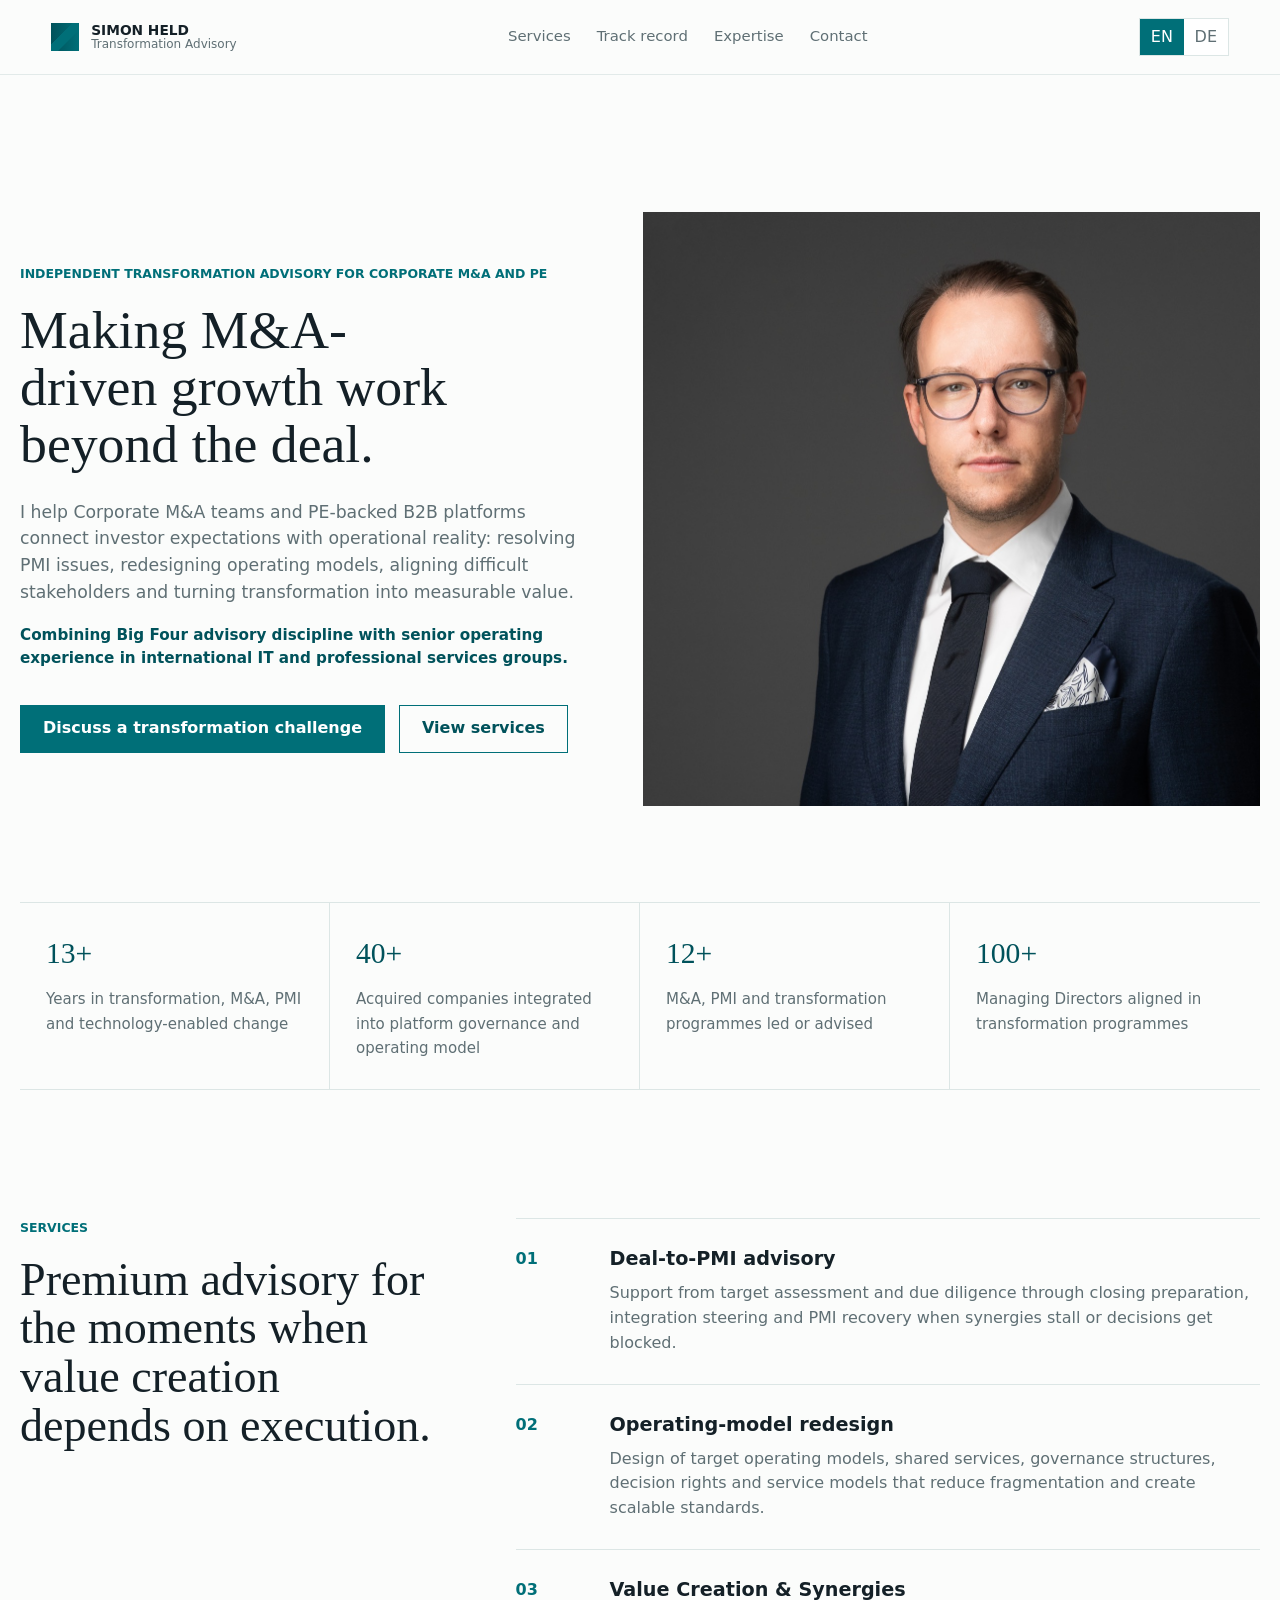
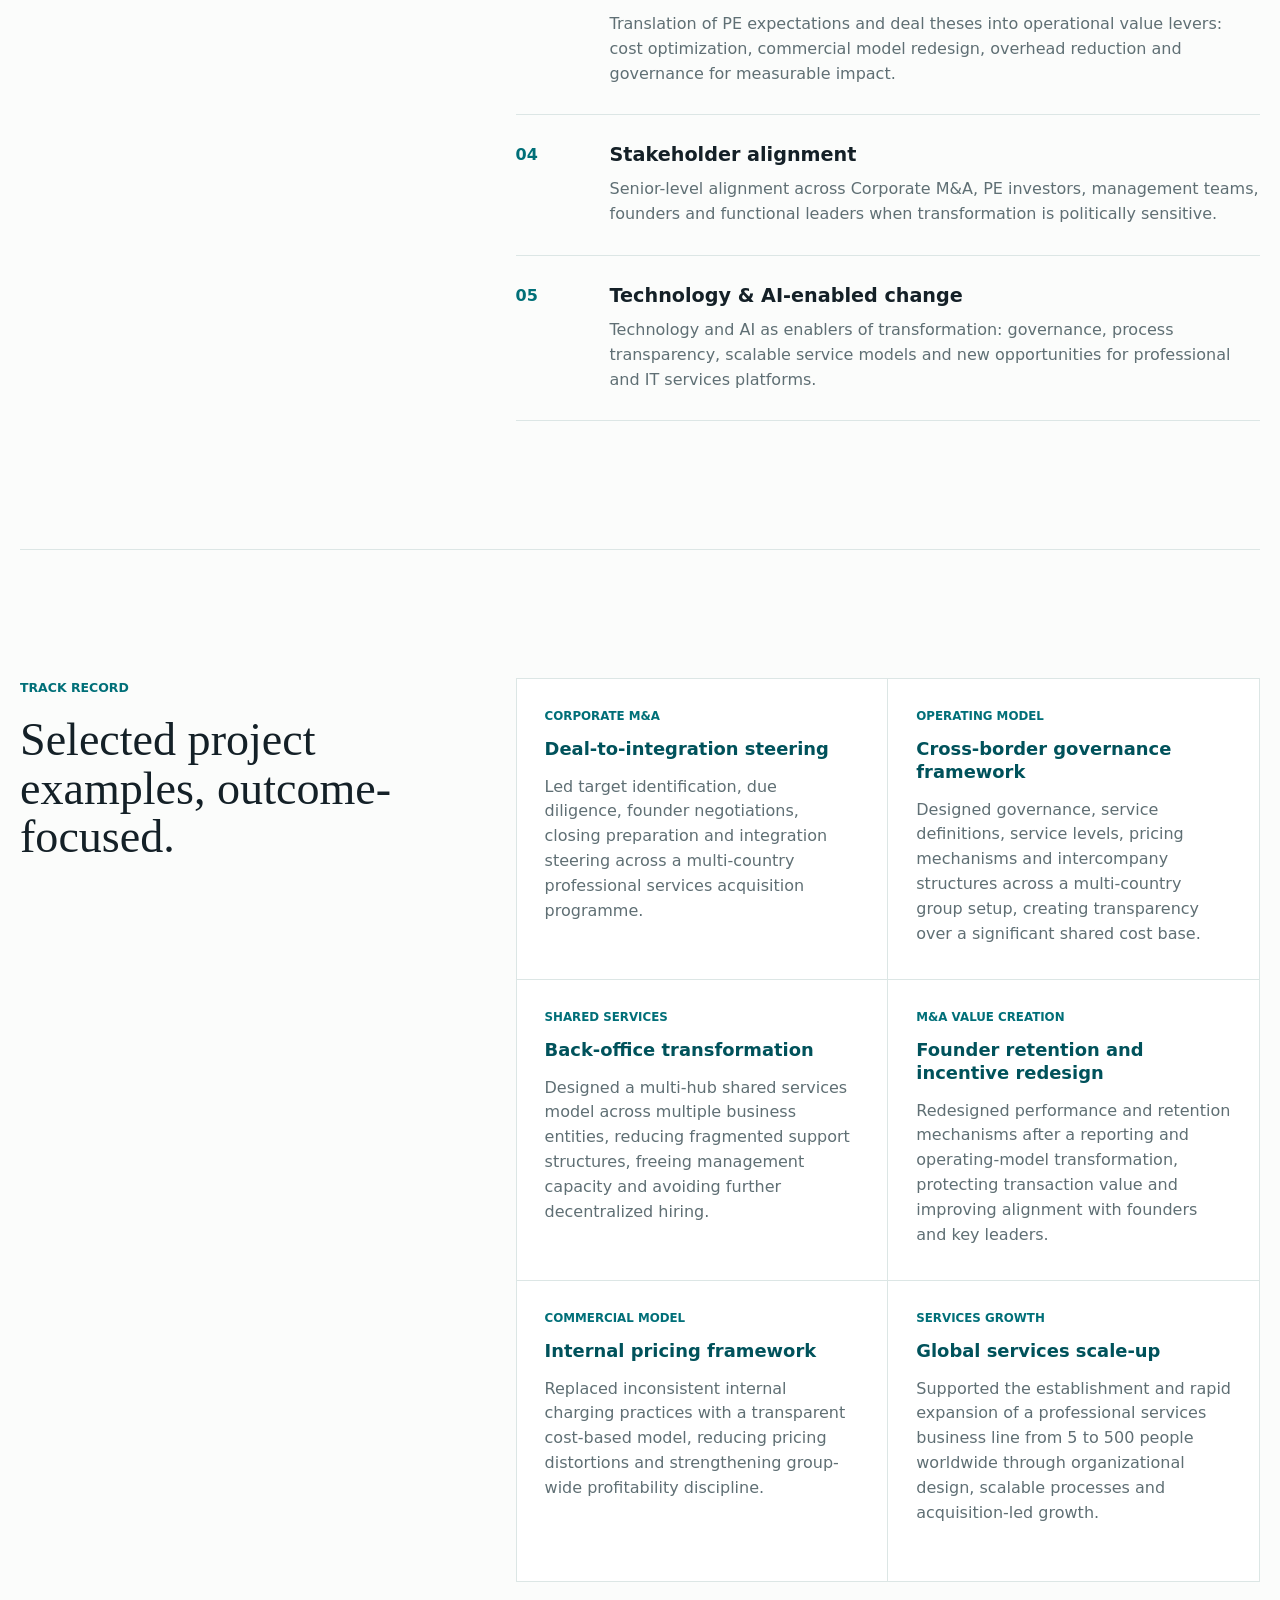
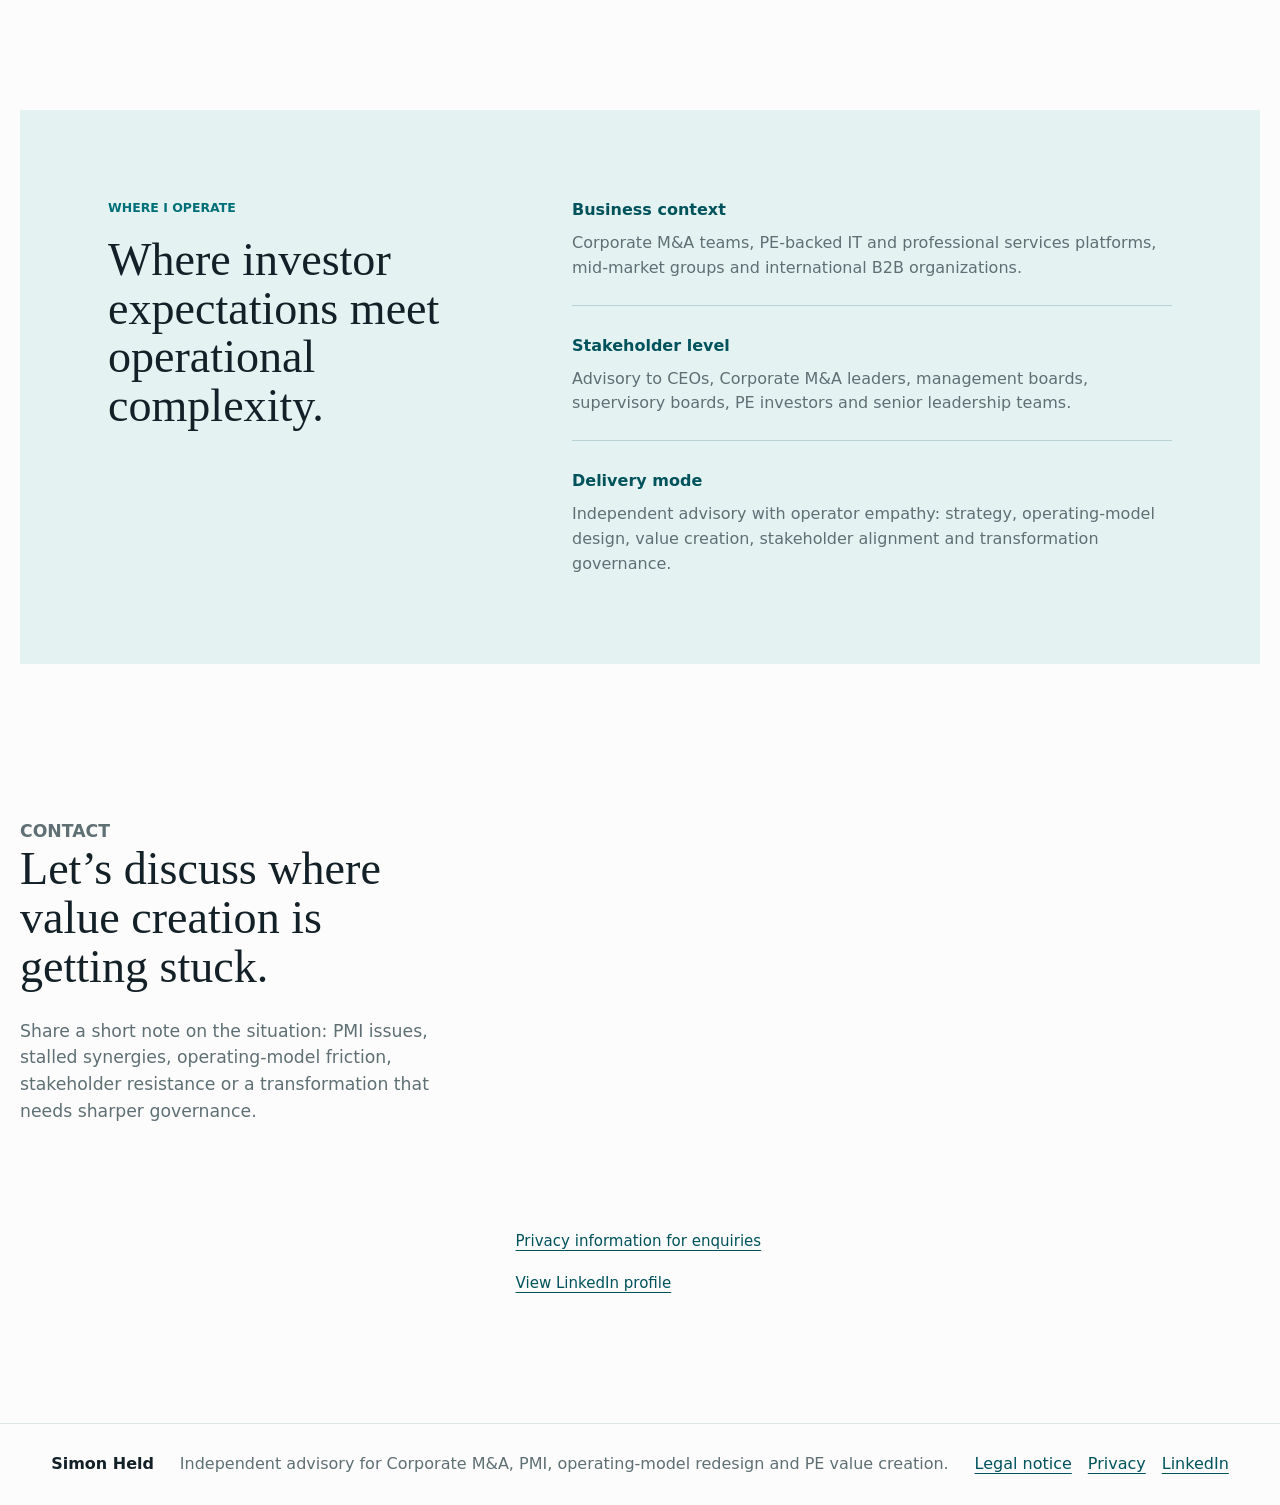
<file: index.html>
<!doctype html>
<html lang="en">
  <head>
    <meta charset="utf-8">
    <meta name="viewport" content="width=device-width, initial-scale=1">
    <title>Simon Held | Independent Transformation Advisory for Corporate M&amp;A and PE</title>
    <meta name="description" content="Independent transformation advisory for Corporate M&amp;A and private equity: operating-model redesign, value creation, PMI, stakeholder alignment and technology-enabled transformation.">
    <meta property="og:title" content="Simon Held | Independent Transformation Advisory">
    <meta property="og:description" content="Independent transformation advisory for Corporate M&amp;A, PMI, operating-model redesign and PE value creation.">
    <meta property="og:type" content="website">
    <meta property="og:image" content="https://simonheld.de/assets/simon-held-portrait.jpg">
    <meta name="twitter:card" content="summary_large_image">
    <meta name="twitter:title" content="Simon Held | Independent Transformation Advisory">
    <meta name="twitter:description" content="Independent transformation advisory for Corporate M&amp;A, PMI, operating-model redesign and PE value creation.">
    <link rel="icon" href="assets/favicon.svg" type="image/svg+xml">
    <link rel="stylesheet" href="styles.css">
    <script src="https://form.formcentric.com/form/formcentric.js" defer></script>
  </head>
  <body>
    <header class="site-header" aria-label="Main navigation">
      <a class="brand" href="#top" aria-label="Simon Held home">
        <span class="brand-mark" aria-hidden="true"></span>
        <span>
          <strong>Simon Held</strong>
          <small data-en="Transformation Advisory" data-de="Transformationsberatung">Transformation Advisory</small>
        </span>
      </a>
      <nav class="nav-links" aria-label="Page sections">
        <a href="#services" data-en="Services" data-de="Leistungen">Services</a>
        <a href="#track-record" data-en="Track record" data-de="Projekterfahrung">Track record</a>
        <a href="#expertise" data-en="Expertise" data-de="Schwerpunkte">Expertise</a>
        <a href="#contact" data-en="Contact" data-de="Kontakt">Contact</a>
      </nav>
      <div class="language-toggle" aria-label="Language selection">
        <button class="is-active" type="button" data-lang-button="en" aria-pressed="true">EN</button>
        <button type="button" data-lang-button="de" aria-pressed="false">DE</button>
      </div>
    </header>

    <main id="top">
      <section class="hero section-shell">
        <div class="hero-copy">
          <p class="eyebrow">
            <span data-en="Independent transformation advisory for Corporate M&amp;A and PE" data-de="Unabhängige Beratung für Corporate M&amp;A und PE">Independent transformation advisory for Corporate M&amp;A and PE</span>
          </p>
          <h1 data-en="Making M&amp;A-driven growth work beyond the deal." data-de="M&amp;A-getriebenes Wachstum operativ wirksam machen.">Making M&amp;A-driven growth work beyond the deal.</h1>
          <p class="hero-lede" data-en="I help Corporate M&amp;A teams and PE-backed B2B platforms connect investor expectations with operational reality: resolving PMI issues, redesigning operating models, aligning difficult stakeholders and turning transformation into measurable value." data-de="Ich unterstütze Corporate-M&amp;A-Teams und PE-finanzierte B2B-Plattformen dabei, Investorenerwartungen in operative Realität zu übersetzen: PMI-Probleme lösen, Operating Models neu ausrichten, anspruchsvolle Stakeholder einbinden und Transformation in messbare Wertsteigerung überführen.">
            I help Corporate M&amp;A teams and PE-backed B2B platforms connect investor expectations with operational reality: resolving PMI issues, redesigning operating models, aligning difficult stakeholders and turning transformation into measurable value.
          </p>
          <p class="credential-line" data-en="Combining Big Four advisory discipline with senior operating experience in international IT and professional services groups." data-de="Verbindet Big-Four-Präzision mit operativer Führungserfahrung in internationalen IT- und Professional-Services-Gruppen.">
            Combining Big Four advisory discipline with senior operating experience in international IT and professional services groups.
          </p>
          <div class="hero-actions">
            <a class="button primary" href="#contact" data-en="Discuss a transformation challenge" data-de="Transformationsagenda besprechen">Discuss a transformation challenge</a>
            <a class="button secondary" href="#services" data-en="View services" data-de="Leistungen ansehen">View services</a>
          </div>
        </div>
        <figure class="hero-media">
          <img src="assets/simon-held-portrait.jpg" alt="Simon Held, independent transformation advisor">
        </figure>
      </section>

      <section class="credibility" aria-label="Experience highlights">
        <div class="metric"><strong>13+</strong><span data-en="Years in transformation, M&amp;A, PMI and technology-enabled change" data-de="Jahre Erfahrung in Transformation, M&amp;A, PMI und technologiegestützter Veränderung">Years in transformation, M&amp;A, PMI and technology-enabled change</span></div>
        <div class="metric"><strong>40+</strong><span data-en="Acquired companies integrated into platform governance and operating model" data-de="Akquirierte Unternehmen in Plattform-Governance und Operating Model integriert">Acquired companies integrated into platform governance and operating model</span></div>
        <div class="metric"><strong>12+</strong><span data-en="M&amp;A, PMI and transformation programmes led or advised" data-de="M&amp;A-, PMI- und Transformationsprogramme geführt oder beraten">M&amp;A, PMI and transformation programmes led or advised</span></div>
        <div class="metric"><strong>100+</strong><span data-en="Managing Directors aligned in transformation programmes" data-de="Geschäftsführer und Managing Directors in Transformationsprogrammen eingebunden">Managing Directors aligned in transformation programmes</span></div>
      </section>

      <section class="section-shell split" id="services">
        <div class="section-intro">
          <p class="eyebrow" data-en="Services" data-de="Leistungen">Services</p>
          <h2 data-en="Premium advisory for the moments when value creation depends on execution." data-de="Beratung für kritische Phasen, in denen Wertsteigerung operative Wirkung entfalten muss.">Premium advisory for the moments when value creation depends on execution.</h2>
        </div>
        <div class="service-list">
          <article class="service-item"><span class="service-index">01</span><div><h3 data-en="Deal-to-PMI advisory" data-de="Deal-to-PMI-Beratung">Deal-to-PMI advisory</h3><p data-en="Support from target assessment and due diligence through closing preparation, integration steering and PMI recovery when synergies stall or decisions get blocked." data-de="Begleitung von Target Assessment und Due Diligence über Closing-Vorbereitung und Integrationssteuerung bis zur PMI-Stabilisierung, wenn Synergien stocken oder Entscheidungen blockiert werden.">Support from target assessment and due diligence through closing preparation, integration steering and PMI recovery when synergies stall or decisions get blocked.</p></div></article>
          <article class="service-item"><span class="service-index">02</span><div><h3 data-en="Operating-model redesign" data-de="Operating-Model-Redesign">Operating-model redesign</h3><p data-en="Design of target operating models, shared services, governance structures, decision rights and service models that reduce fragmentation and create scalable standards." data-de="Design von Target Operating Models, Shared Services, Governance-Strukturen, Rollen, Entscheidungsrechten und Service-Modellen, die Fragmentierung reduzieren und skalierbare Standards schaffen.">Design of target operating models, shared services, governance structures, decision rights and service models that reduce fragmentation and create scalable standards.</p></div></article>
          <article class="service-item"><span class="service-index">03</span><div><h3 data-en="Value Creation &amp; Synergies" data-de="Value Creation &amp; Synergien">Value Creation &amp; Synergies</h3><p data-en="Translation of PE expectations and deal theses into operational value levers: cost optimization, commercial model redesign, overhead reduction and governance for measurable impact." data-de="Übersetzung von PE-Erwartungen und Deal-Thesen in operative Werthebel: Kostenoptimierung, Commercial-Model-Redesign, Overhead-Reduktion und Governance mit messbarer Wirkung.">Translation of PE expectations and deal theses into operational value levers: cost optimization, commercial model redesign, overhead reduction and governance for measurable impact.</p></div></article>
          <article class="service-item"><span class="service-index">04</span><div><h3 data-en="Stakeholder alignment" data-de="Stakeholder-Alignment">Stakeholder alignment</h3><p data-en="Senior-level alignment across Corporate M&amp;A, PE investors, management teams, founders and functional leaders when transformation is politically sensitive." data-de="Senior-Level-Alignment zwischen Corporate M&amp;A, PE-Investoren, Geschäftsführungen, Gründern und Funktionsverantwortlichen, wenn Transformation politisch sensibel oder blockiert ist.">Senior-level alignment across Corporate M&amp;A, PE investors, management teams, founders and functional leaders when transformation is politically sensitive.</p></div></article>
          <article class="service-item"><span class="service-index">05</span><div><h3 data-en="Technology &amp; AI-enabled change" data-de="Technologie- und KI-gestützte Veränderung">Technology &amp; AI-enabled change</h3><p data-en="Technology and AI as enablers of transformation: governance, process transparency, scalable service models and new opportunities for professional and IT services platforms." data-de="Technologie und KI als Hebel für Transformation: Governance, Prozesstransparenz, skalierbare Service-Modelle und neue Wertpotenziale für Professional- und IT-Services-Plattformen.">Technology and AI as enablers of transformation: governance, process transparency, scalable service models and new opportunities for professional and IT services platforms.</p></div></article>
        </div>
      </section>

      <section class="section-shell track-record" id="track-record">
        <div class="section-intro">
          <p class="eyebrow" data-en="Track record" data-de="Projekterfahrung">Track record</p>
          <h2 data-en="Selected project examples, outcome-focused." data-de="Ausgewählte Projektbeispiele, ergebnisorientiert.">Selected project examples, outcome-focused.</h2>
        </div>
        <div class="engagement-grid">
          <article><span class="engagement-kicker" data-en="Corporate M&amp;A" data-de="Corporate M&amp;A">Corporate M&amp;A</span><strong data-en="Deal-to-integration steering" data-de="Deal-to-Integration-Steuerung">Deal-to-integration steering</strong><p data-en="Led target identification, due diligence, founder negotiations, closing preparation and integration steering across a multi-country professional services acquisition programme." data-de="Target-Identifikation, Due Diligence, Gründerverhandlungen, Closing-Vorbereitung und Integrationssteuerung in einem länderübergreifenden Professional-Services-Akquisitionsprogramm verantwortet.">Led target identification, due diligence, founder negotiations, closing preparation and integration steering across a multi-country professional services acquisition programme.</p></article>
          <article><span class="engagement-kicker" data-en="Operating model" data-de="Operating Model">Operating model</span><strong data-en="Cross-border governance framework" data-de="Grenzüberschreitendes Governance-Modell">Cross-border governance framework</strong><p data-en="Designed governance, service definitions, service levels, pricing mechanisms and intercompany structures across a multi-country group setup, creating transparency over a significant shared cost base." data-de="Governance, Service-Definitionen, Service Levels, Pricing-Mechanismen und Intercompany-Strukturen in einer internationalen Gruppenstruktur aufgebaut und Transparenz über eine signifikante gemeinsame Kostenbasis geschaffen.">Designed governance, service definitions, service levels, pricing mechanisms and intercompany structures across a multi-country group setup, creating transparency over a significant shared cost base.</p></article>
          <article><span class="engagement-kicker" data-en="Shared services" data-de="Shared Services">Shared services</span><strong data-en="Back-office transformation" data-de="Back-Office-Transformation">Back-office transformation</strong><p data-en="Designed a multi-hub shared services model across multiple business entities, reducing fragmented support structures, freeing management capacity and avoiding further decentralized hiring." data-de="Ein Multi-Hub-Shared-Services-Modell über mehrere Geschäftseinheiten hinweg konzipiert, fragmentierte Support-Strukturen reduziert, Managementkapazität freigesetzt und zusätzliche dezentrale Einstellungen vermieden.">Designed a multi-hub shared services model across multiple business entities, reducing fragmented support structures, freeing management capacity and avoiding further decentralized hiring.</p></article>
          <article><span class="engagement-kicker" data-en="M&amp;A value creation" data-de="M&amp;A Value Creation">M&amp;A value creation</span><strong data-en="Founder retention and incentive redesign" data-de="Gründerbindung und Incentive-Redesign">Founder retention and incentive redesign</strong><p data-en="Redesigned performance and retention mechanisms after a reporting and operating-model transformation, protecting transaction value and improving alignment with founders and key leaders." data-de="Performance- und Retention-Mechanismen nach einer Reporting- und Operating-Model-Transformation neu ausgerichtet, Transaktionswert abgesichert und die Interessen von Gründern und Schlüsselpersonen besser mit den Gruppenzielen verbunden.">Redesigned performance and retention mechanisms after a reporting and operating-model transformation, protecting transaction value and improving alignment with founders and key leaders.</p></article>
          <article><span class="engagement-kicker" data-en="Commercial model" data-de="Commercial Model">Commercial model</span><strong data-en="Internal pricing framework" data-de="Internes Pricing-Framework">Internal pricing framework</strong><p data-en="Replaced inconsistent internal charging practices with a transparent cost-based model, reducing pricing distortions and strengthening group-wide profitability discipline." data-de="Uneinheitliche interne Leistungsverrechnung durch ein transparentes kostenbasiertes Modell ersetzt, Pricing-Verzerrungen reduziert und die gruppenweite Profitabilitätsdisziplin gestärkt.">Replaced inconsistent internal charging practices with a transparent cost-based model, reducing pricing distortions and strengthening group-wide profitability discipline.</p></article>
          <article><span class="engagement-kicker" data-en="Services growth" data-de="Services Growth">Services growth</span><strong data-en="Global services scale-up" data-de="Skalierung globaler Services">Global services scale-up</strong><p data-en="Supported the establishment and rapid expansion of a professional services business line from 5 to 500 people worldwide through organizational design, scalable processes and acquisition-led growth." data-de="Aufbau und schnelle Skalierung einer Professional-Services-Geschäftseinheit von 5 auf weltweit 500 Mitarbeitende unterstützt: über Organisationsdesign, skalierbare Prozesse und akquisitionsgetriebenes Wachstum.">Supported the establishment and rapid expansion of a professional services business line from 5 to 500 people worldwide through organizational design, scalable processes and acquisition-led growth.</p></article>
        </div>
      </section>

      <section class="section-shell expertise-band" id="expertise">
        <div>
          <p class="eyebrow" data-en="Where I operate" data-de="Einsatzfelder">Where I operate</p>
          <h2 data-en="Where investor expectations meet operational complexity." data-de="Dort, wo Investorenerwartungen auf operative Komplexität treffen.">Where investor expectations meet operational complexity.</h2>
        </div>
        <div class="expertise-grid">
          <div><strong data-en="Business context" data-de="Unternehmerischer Kontext">Business context</strong><p data-en="Corporate M&amp;A teams, PE-backed IT and professional services platforms, mid-market groups and international B2B organizations." data-de="Corporate-M&amp;A-Teams, PE-finanzierte IT- und Professional-Services-Plattformen, Mid-Market-Unternehmensgruppen und internationale B2B-Organisationen.">Corporate M&amp;A teams, PE-backed IT and professional services platforms, mid-market groups and international B2B organizations.</p></div>
          <div><strong data-en="Stakeholder level" data-de="Stakeholder-Ebene">Stakeholder level</strong><p data-en="Advisory to CEOs, Corporate M&amp;A leaders, management boards, supervisory boards, PE investors and senior leadership teams." data-de="Beratung für CEOs, Corporate-M&amp;A-Verantwortliche, Geschäftsführungen, Beiräte, Aufsichtsgremien, PE-Investoren und Senior Leadership Teams.">Advisory to CEOs, Corporate M&amp;A leaders, management boards, supervisory boards, PE investors and senior leadership teams.</p></div>
          <div><strong data-en="Delivery mode" data-de="Rolle im Mandat">Delivery mode</strong><p data-en="Independent advisory with operator empathy: strategy, operating-model design, value creation, stakeholder alignment and transformation governance." data-de="Unabhängige Beratung mit operativem Verständnis: Strategie, Operating-Model-Design, Value Creation, Stakeholder-Alignment und Transformations-Governance.">Independent advisory with operator empathy: strategy, operating-model design, value creation, stakeholder alignment and transformation governance.</p></div>
        </div>
      </section>

      <section class="section-shell contact-section" id="contact">
        <div class="contact-copy">
          <p class="eyebrow" data-en="Contact" data-de="Kontakt">Contact</p>
          <h2 data-en="Let’s discuss where value creation is getting stuck." data-de="Lassen Sie uns besprechen, wo Wertsteigerung ins Stocken gerät.">Let’s discuss where value creation is getting stuck.</h2>
          <p data-en="Share a short note on the situation: PMI issues, stalled synergies, operating-model friction, stakeholder resistance or a transformation that needs sharper governance." data-de="Senden Sie mir eine kurze Nachricht zur Ausgangssituation: PMI-Probleme, stockende Synergien, Reibung im Operating Model, Stakeholder-Widerstand oder eine Transformation, die klarere Governance benötigt.">Share a short note on the situation: PMI issues, stalled synergies, operating-model friction, stakeholder resistance or a transformation that needs sharper governance.</p>
        </div>
        <div class="contact-form formcentric-shell">
          <div data-fc-id="a6c484f3-4230-4928-b5f2-787427a5f5ae"></div>
          <noscript>
            <p class="contact-fallback">
              <a href="https://form.formcentric.com/form/1b5f6c06-df86-438d-b7c8-d5ad4b811381" target="_blank" rel="noopener" data-en="Open contact form" data-de="Kontaktformular öffnen">Open contact form</a>
            </p>
          </noscript>
          <p class="contact-fallback">
            <a href="datenschutz.html" data-en="Privacy information for enquiries" data-de="Datenschutzhinweise für Anfragen">Privacy information for enquiries</a>
          </p>
          <p class="contact-fallback">
            <a href="https://www.linkedin.com/in/simon-held/" target="_blank" rel="noopener" data-en="View LinkedIn profile" data-de="LinkedIn-Profil ansehen">View LinkedIn profile</a>
          </p>
        </div>
      </section>
    </main>

    <footer class="site-footer">
      <span>Simon Held</span>
      <span data-en="Independent advisory for Corporate M&amp;A, PMI, operating-model redesign and PE value creation." data-de="Unabhängige Beratung für Corporate M&amp;A, PMI, Operating-Model-Redesign und PE Value Creation.">Independent advisory for Corporate M&amp;A, PMI, operating-model redesign and PE value creation.</span>
      <nav class="footer-links" aria-label="Legal links">
        <a href="legal-notice.html" data-en="Legal notice" data-de="Impressum" data-href-en="legal-notice.html" data-href-de="impressum.html">Legal notice</a>
        <a href="privacy.html" data-en="Privacy" data-de="Datenschutz" data-href-en="privacy.html" data-href-de="datenschutz.html">Privacy</a>
        <a href="https://www.linkedin.com/in/simon-held/" target="_blank" rel="noopener">LinkedIn</a>
      </nav>
    </footer>
    <script src="script.js"></script>
  </body>
</html>
</file>
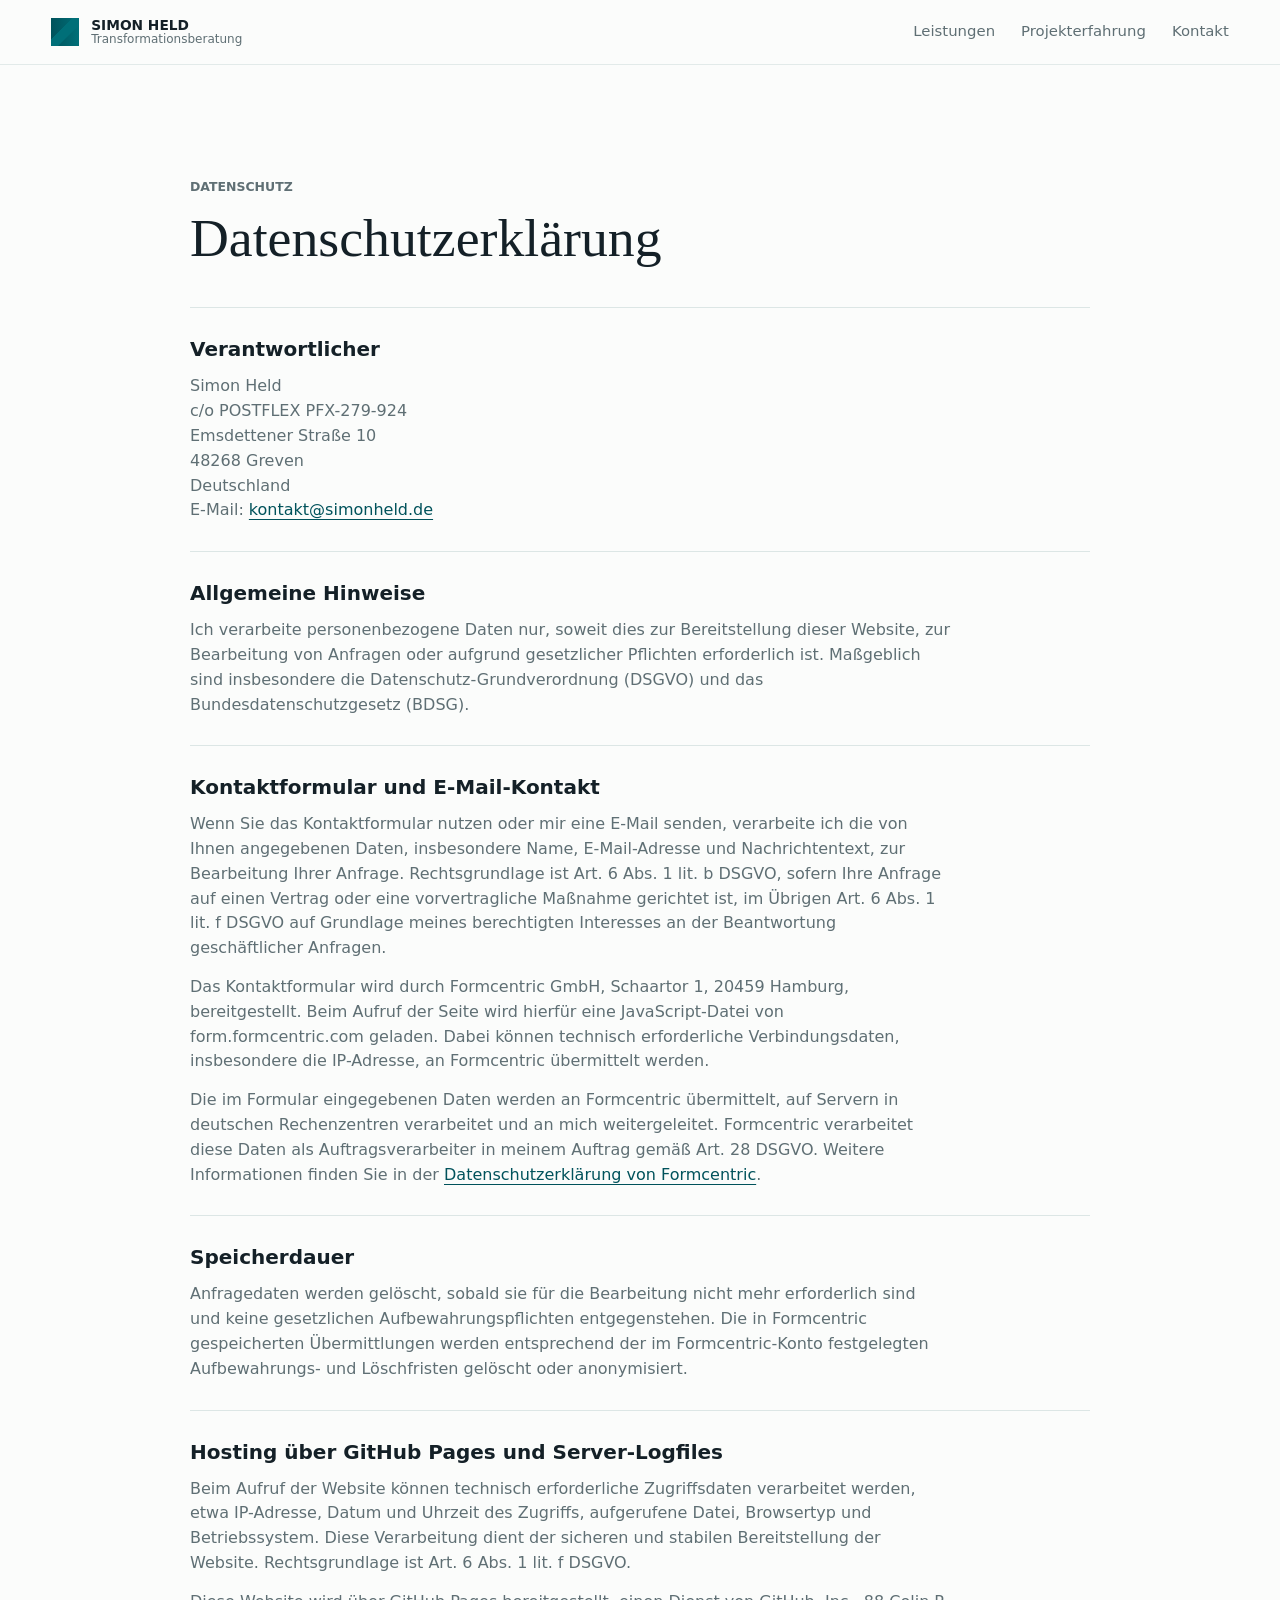
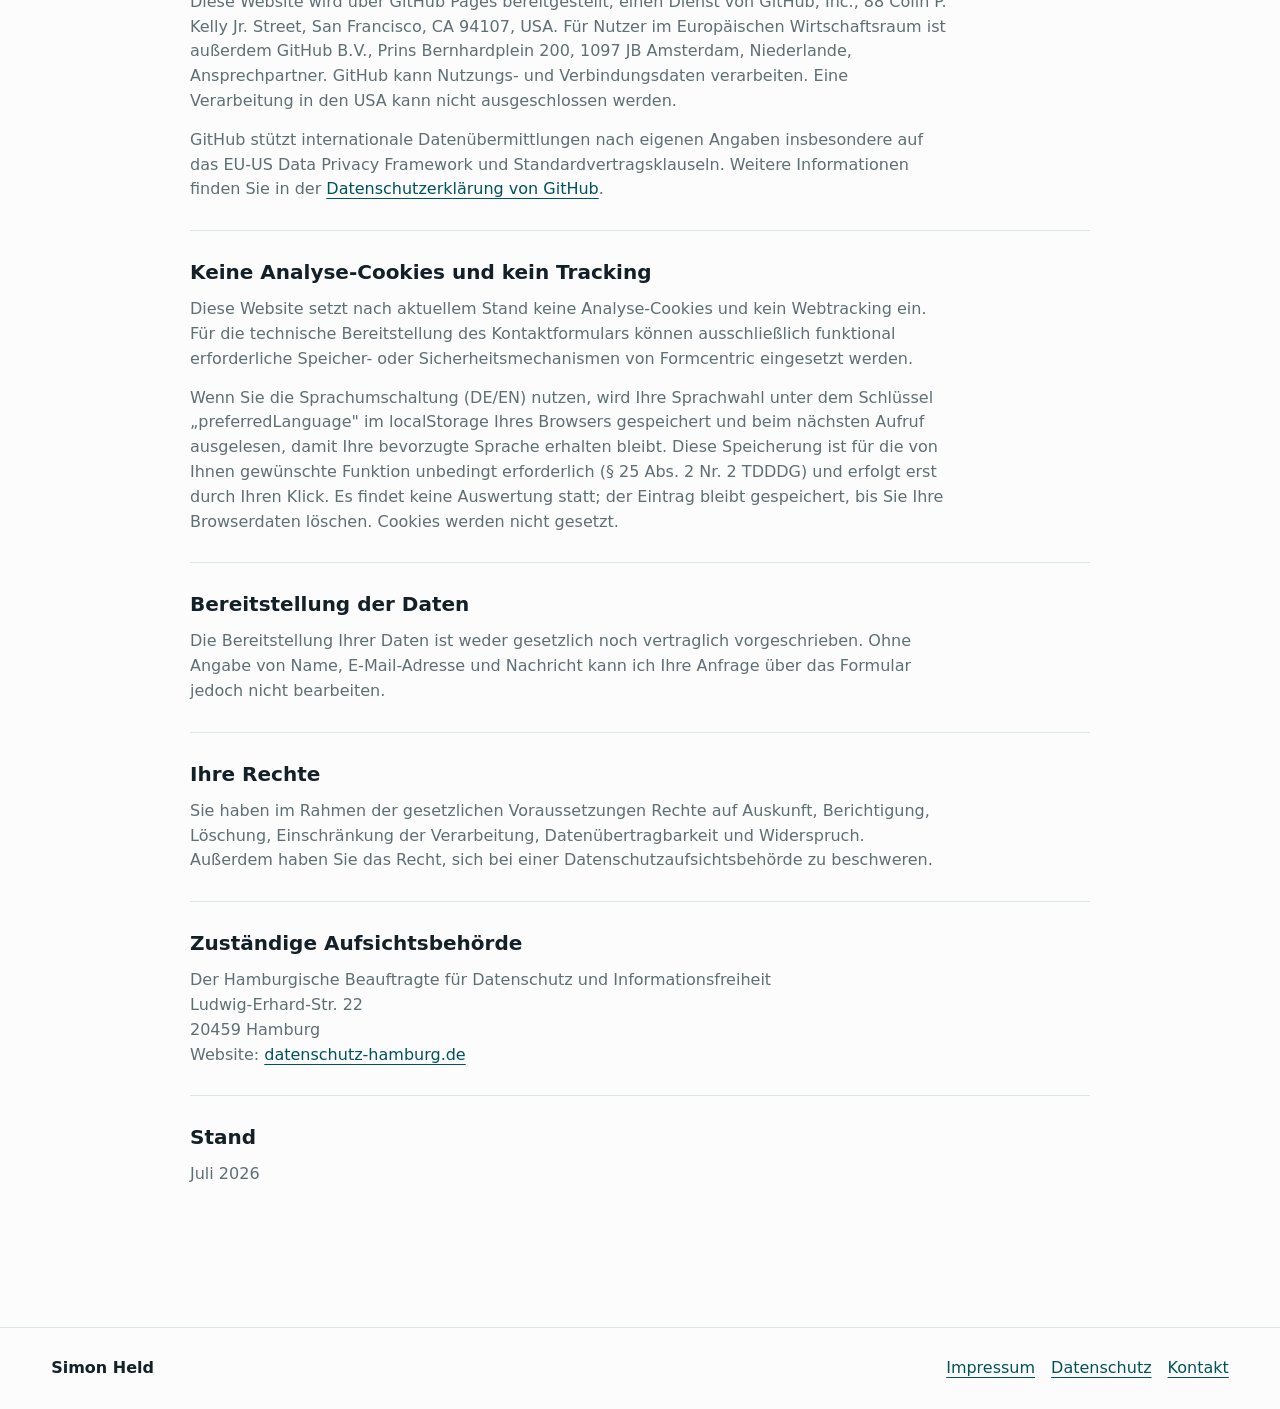
<file: datenschutz.html>
<!doctype html>
<html lang="de">
  <head>
    <meta charset="utf-8">
    <meta name="viewport" content="width=device-width, initial-scale=1">
    <title>Datenschutzerklärung | Simon Held</title>
    <meta name="description" content="Datenschutzerklärung für die Website von Simon Held.">
    <link rel="icon" href="assets/favicon.svg" type="image/svg+xml">
    <link rel="stylesheet" href="styles.css">
  </head>
  <body>
    <header class="site-header" aria-label="Hauptnavigation">
      <a class="brand" href="index.html" aria-label="Zur Startseite">
        <span class="brand-mark" aria-hidden="true"></span>
        <span>
          <strong>Simon Held</strong>
          <small>Transformationsberatung</small>
        </span>
      </a>
      <nav class="nav-links" aria-label="Seitennavigation">
        <a href="index.html#services">Leistungen</a>
        <a href="index.html#track-record">Projekterfahrung</a>
        <a href="index.html#contact">Kontakt</a>
      </nav>
    </header>

    <main class="legal-page section-shell">
      <p class="eyebrow">Datenschutz</p>
      <h1>Datenschutzerklärung</h1>

      <section>
        <h2>Verantwortlicher</h2>
        <p>
          Simon Held<br>
          c/o POSTFLEX PFX-279-924<br>
          Emsdettener Straße 10<br>
          48268 Greven<br>
          Deutschland<br>
          E-Mail: <a href="mailto:kontakt@simonheld.de">kontakt@simonheld.de</a>
        </p>
      </section>

      <section>
        <h2>Allgemeine Hinweise</h2>
        <p>
          Ich verarbeite personenbezogene Daten nur, soweit dies zur Bereitstellung dieser Website, zur Bearbeitung von Anfragen oder aufgrund gesetzlicher Pflichten erforderlich ist. Maßgeblich sind insbesondere die Datenschutz-Grundverordnung (DSGVO) und das Bundesdatenschutzgesetz (BDSG).
        </p>
      </section>

      <section>
        <h2>Kontaktformular und E-Mail-Kontakt</h2>
        <p>
          Wenn Sie das Kontaktformular nutzen oder mir eine E-Mail senden, verarbeite ich die von Ihnen angegebenen Daten, insbesondere Name, E-Mail-Adresse und Nachrichtentext, zur Bearbeitung Ihrer Anfrage. Rechtsgrundlage ist Art. 6 Abs. 1 lit. b DSGVO, sofern Ihre Anfrage auf einen Vertrag oder eine vorvertragliche Maßnahme gerichtet ist, im Übrigen Art. 6 Abs. 1 lit. f DSGVO auf Grundlage meines berechtigten Interesses an der Beantwortung geschäftlicher Anfragen.
        </p>
        <p>
          Das Kontaktformular wird durch Formcentric GmbH, Schaartor 1, 20459 Hamburg, bereitgestellt. Beim Aufruf der Seite wird hierfür eine JavaScript-Datei von <span>form.formcentric.com</span> geladen. Dabei können technisch erforderliche Verbindungsdaten, insbesondere die IP-Adresse, an Formcentric übermittelt werden.
        </p>
        <p>
          Die im Formular eingegebenen Daten werden an Formcentric übermittelt, auf Servern in deutschen Rechenzentren verarbeitet und an mich weitergeleitet. Formcentric verarbeitet diese Daten als Auftragsverarbeiter in meinem Auftrag gemäß Art. 28 DSGVO. Weitere Informationen finden Sie in der <a href="https://formcentric.com/de/datenschutz/" target="_blank" rel="noopener">Datenschutzerklärung von Formcentric</a>.
        </p>
      </section>

      <section>
        <h2>Speicherdauer</h2>
        <p>
          Anfragedaten werden gelöscht, sobald sie für die Bearbeitung nicht mehr erforderlich sind und keine gesetzlichen Aufbewahrungspflichten entgegenstehen. Die in Formcentric gespeicherten Übermittlungen werden entsprechend der im Formcentric-Konto festgelegten Aufbewahrungs- und Löschfristen gelöscht oder anonymisiert.
        </p>
      </section>

      <section>
        <h2>Hosting über GitHub Pages und Server-Logfiles</h2>
        <p>
          Beim Aufruf der Website können technisch erforderliche Zugriffsdaten verarbeitet werden, etwa IP-Adresse, Datum und Uhrzeit des Zugriffs, aufgerufene Datei, Browsertyp und Betriebssystem. Diese Verarbeitung dient der sicheren und stabilen Bereitstellung der Website. Rechtsgrundlage ist Art. 6 Abs. 1 lit. f DSGVO.
        </p>
        <p>
          Diese Website wird über GitHub Pages bereitgestellt, einen Dienst von GitHub, Inc., 88 Colin P. Kelly Jr. Street, San Francisco, CA 94107, USA. Für Nutzer im Europäischen Wirtschaftsraum ist außerdem GitHub B.V., Prins Bernhardplein 200, 1097 JB Amsterdam, Niederlande, Ansprechpartner. GitHub kann Nutzungs- und Verbindungsdaten verarbeiten. Eine Verarbeitung in den USA kann nicht ausgeschlossen werden.
        </p>
        <p>
          GitHub stützt internationale Datenübermittlungen nach eigenen Angaben insbesondere auf das EU-US Data Privacy Framework und Standardvertragsklauseln. Weitere Informationen finden Sie in der <a href="https://docs.github.com/en/site-policy/privacy-policies/github-general-privacy-statement" target="_blank" rel="noopener">Datenschutzerklärung von GitHub</a>.
        </p>
      </section>

      <section>
        <h2>Keine Analyse-Cookies und kein Tracking</h2>
        <p>
          Diese Website setzt nach aktuellem Stand keine Analyse-Cookies und kein Webtracking ein. Für die technische Bereitstellung des Kontaktformulars können ausschließlich funktional erforderliche Speicher- oder Sicherheitsmechanismen von Formcentric eingesetzt werden.
        </p>
        <p>
          Wenn Sie die Sprachumschaltung (DE/EN) nutzen, wird Ihre Sprachwahl unter dem Schlüssel „preferredLanguage" im localStorage Ihres Browsers gespeichert und beim nächsten Aufruf ausgelesen, damit Ihre bevorzugte Sprache erhalten bleibt. Diese Speicherung ist für die von Ihnen gewünschte Funktion unbedingt erforderlich (§ 25 Abs. 2 Nr. 2 TDDDG) und erfolgt erst durch Ihren Klick. Es findet keine Auswertung statt; der Eintrag bleibt gespeichert, bis Sie Ihre Browserdaten löschen. Cookies werden nicht gesetzt.
        </p>
      </section>

      <section>
        <h2>Bereitstellung der Daten</h2>
        <p>
          Die Bereitstellung Ihrer Daten ist weder gesetzlich noch vertraglich vorgeschrieben. Ohne Angabe von Name, E-Mail-Adresse und Nachricht kann ich Ihre Anfrage über das Formular jedoch nicht bearbeiten.
        </p>
      </section>

      <section>
        <h2>Ihre Rechte</h2>
        <p>
          Sie haben im Rahmen der gesetzlichen Voraussetzungen Rechte auf Auskunft, Berichtigung, Löschung, Einschränkung der Verarbeitung, Datenübertragbarkeit und Widerspruch. Außerdem haben Sie das Recht, sich bei einer Datenschutzaufsichtsbehörde zu beschweren.
        </p>
      </section>

      <section>
        <h2>Zuständige Aufsichtsbehörde</h2>
        <p>
          Der Hamburgische Beauftragte für Datenschutz und Informationsfreiheit<br>
          Ludwig-Erhard-Str. 22<br>
          20459 Hamburg<br>
          Website: <a href="https://datenschutz-hamburg.de/" target="_blank" rel="noopener">datenschutz-hamburg.de</a>
        </p>
      </section>

      <section>
        <h2>Stand</h2>
        <p>Juli 2026</p>
      </section>
    </main>

    <footer class="site-footer">
      <span>Simon Held</span>
      <nav class="footer-links" aria-label="Rechtliche Links">
        <a href="impressum.html">Impressum</a>
        <a href="datenschutz.html">Datenschutz</a>
        <a href="index.html#contact">Kontakt</a>
      </nav>
    </footer>
  </body>
</html>
</file>
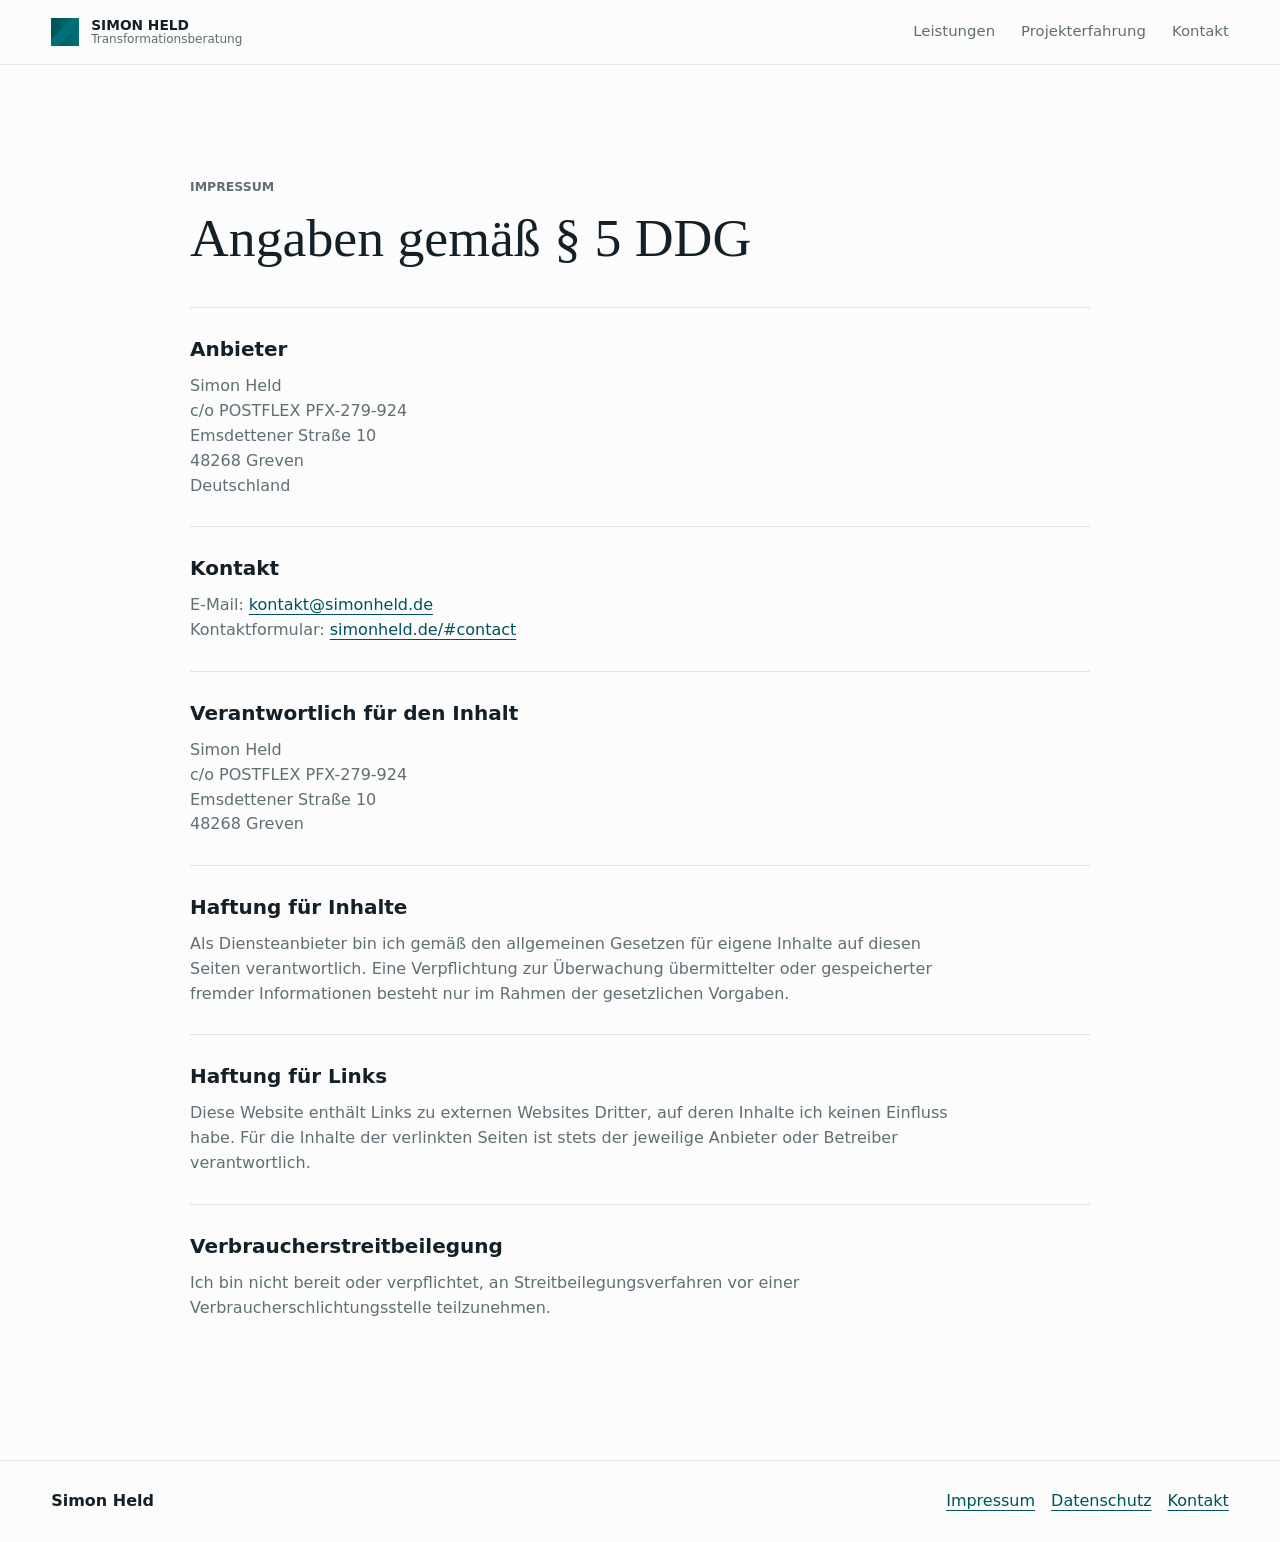
<file: impressum.html>
<!doctype html>
<html lang="de">
  <head>
    <meta charset="utf-8">
    <meta name="viewport" content="width=device-width, initial-scale=1">
    <title>Impressum | Simon Held</title>
    <meta name="description" content="Impressum und Anbieterkennzeichnung von Simon Held.">
    <link rel="icon" href="assets/favicon.svg" type="image/svg+xml">
    <link rel="stylesheet" href="styles.css">
  </head>
  <body>
    <header class="site-header" aria-label="Hauptnavigation">
      <a class="brand" href="index.html" aria-label="Zur Startseite">
        <span class="brand-mark" aria-hidden="true"></span>
        <span>
          <strong>Simon Held</strong>
          <small>Transformationsberatung</small>
        </span>
      </a>
      <nav class="nav-links" aria-label="Seitennavigation">
        <a href="index.html#services">Leistungen</a>
        <a href="index.html#track-record">Projekterfahrung</a>
        <a href="index.html#contact">Kontakt</a>
      </nav>
    </header>

    <main class="legal-page section-shell">
      <p class="eyebrow">Impressum</p>
      <h1>Angaben gemäß § 5 DDG</h1>

      <section>
        <h2>Anbieter</h2>
        <p>
          Simon Held<br>
          c/o POSTFLEX PFX-279-924<br>
          Emsdettener Straße 10<br>
          48268 Greven<br>
          Deutschland
        </p>
      </section>

      <section>
        <h2>Kontakt</h2>
        <p>
          E-Mail: <a href="mailto:kontakt@simonheld.de">kontakt@simonheld.de</a><br>
          Kontaktformular: <a href="index.html#contact">simonheld.de/#contact</a>
        </p>
      </section>

      <section>
        <h2>Verantwortlich für den Inhalt</h2>
        <p>
          Simon Held<br>
          c/o POSTFLEX PFX-279-924<br>
          Emsdettener Straße 10<br>
          48268 Greven
        </p>
      </section>

      <section>
        <h2>Haftung für Inhalte</h2>
        <p>
          Als Diensteanbieter bin ich gemäß den allgemeinen Gesetzen für eigene Inhalte auf diesen Seiten verantwortlich. Eine Verpflichtung zur Überwachung übermittelter oder gespeicherter fremder Informationen besteht nur im Rahmen der gesetzlichen Vorgaben.
        </p>
      </section>

      <section>
        <h2>Haftung für Links</h2>
        <p>
          Diese Website enthält Links zu externen Websites Dritter, auf deren Inhalte ich keinen Einfluss habe. Für die Inhalte der verlinkten Seiten ist stets der jeweilige Anbieter oder Betreiber verantwortlich.
        </p>
      </section>

      <section>
        <h2>Verbraucherstreitbeilegung</h2>
        <p>
          Ich bin nicht bereit oder verpflichtet, an Streitbeilegungsverfahren vor einer Verbraucherschlichtungsstelle teilzunehmen.
        </p>
      </section>
    </main>

    <footer class="site-footer">
      <span>Simon Held</span>
      <nav class="footer-links" aria-label="Rechtliche Links">
        <a href="impressum.html">Impressum</a>
        <a href="datenschutz.html">Datenschutz</a>
        <a href="index.html#contact">Kontakt</a>
      </nav>
    </footer>
  </body>
</html>
</file>
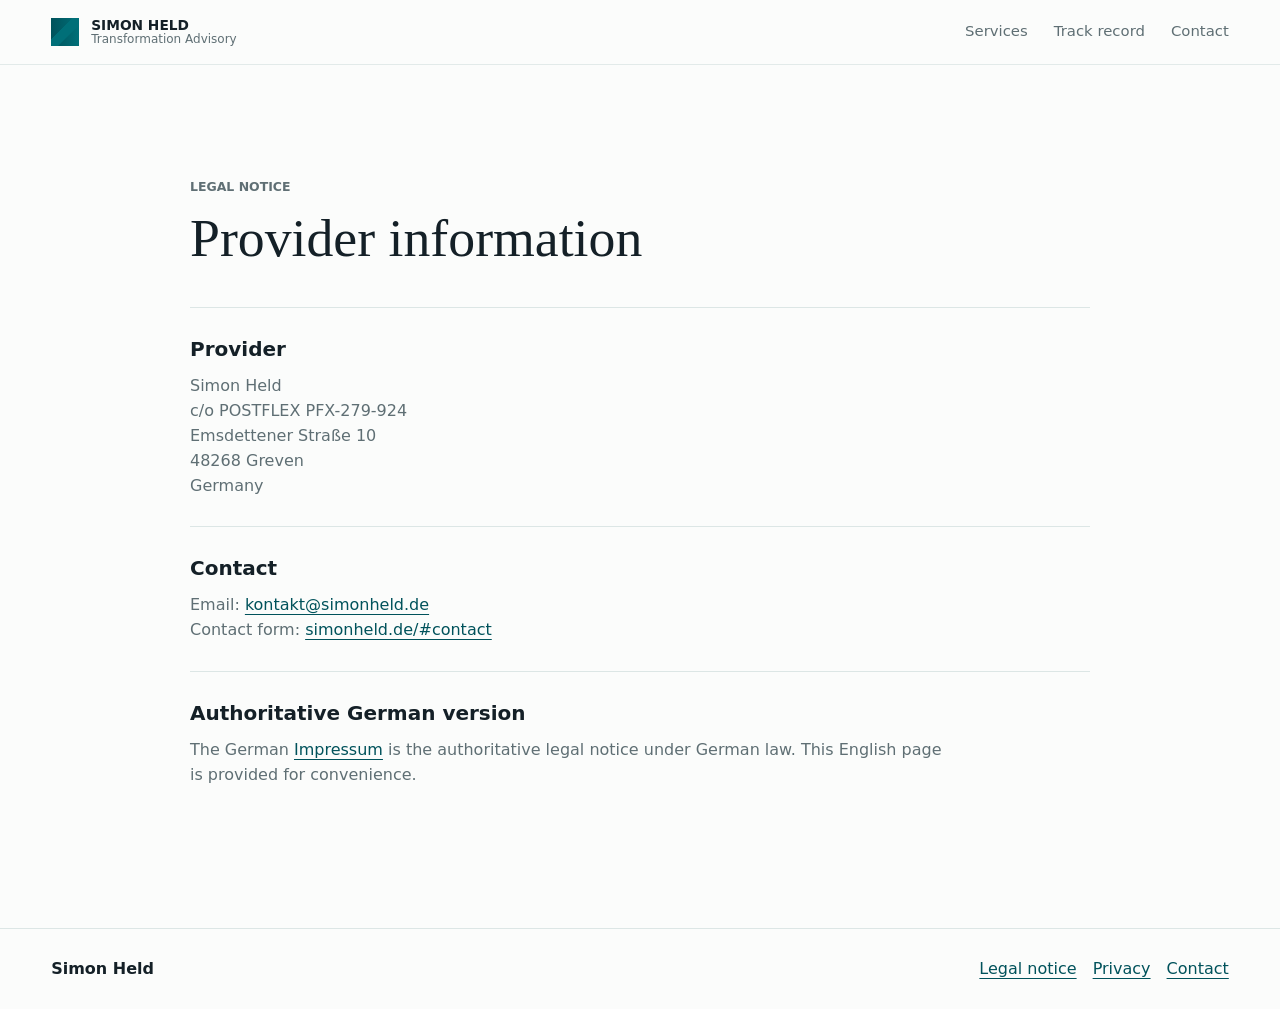
<file: legal-notice.html>
<!doctype html>
<html lang="en">
  <head>
    <meta charset="utf-8">
    <meta name="viewport" content="width=device-width, initial-scale=1">
    <title>Legal Notice | Simon Held</title>
    <meta name="description" content="Legal notice for Simon Held.">
    <link rel="icon" href="assets/favicon.svg" type="image/svg+xml">
    <link rel="stylesheet" href="styles.css">
  </head>
  <body>
    <header class="site-header" aria-label="Main navigation">
      <a class="brand" href="index.html" aria-label="Back to home">
        <span class="brand-mark" aria-hidden="true"></span>
        <span>
          <strong>Simon Held</strong>
          <small>Transformation Advisory</small>
        </span>
      </a>
      <nav class="nav-links" aria-label="Page navigation">
        <a href="index.html#services">Services</a>
        <a href="index.html#track-record">Track record</a>
        <a href="index.html#contact">Contact</a>
      </nav>
    </header>

    <main class="legal-page section-shell">
      <p class="eyebrow">Legal notice</p>
      <h1>Provider information</h1>

      <section>
        <h2>Provider</h2>
        <p>
          Simon Held<br>
          c/o POSTFLEX PFX-279-924<br>
          Emsdettener Straße 10<br>
          48268 Greven<br>
          Germany
        </p>
      </section>

      <section>
        <h2>Contact</h2>
        <p>
          Email: <a href="mailto:kontakt@simonheld.de">kontakt@simonheld.de</a><br>
          Contact form: <a href="index.html#contact">simonheld.de/#contact</a>
        </p>
      </section>

      <section>
        <h2>Authoritative German version</h2>
        <p>
          The German <a href="impressum.html">Impressum</a> is the authoritative legal notice under German law. This English page is provided for convenience.
        </p>
      </section>

    </main>

    <footer class="site-footer">
      <span>Simon Held</span>
      <nav class="footer-links" aria-label="Legal links">
        <a href="legal-notice.html">Legal notice</a>
        <a href="privacy.html">Privacy</a>
        <a href="index.html#contact">Contact</a>
      </nav>
    </footer>
  </body>
</html>
</file>
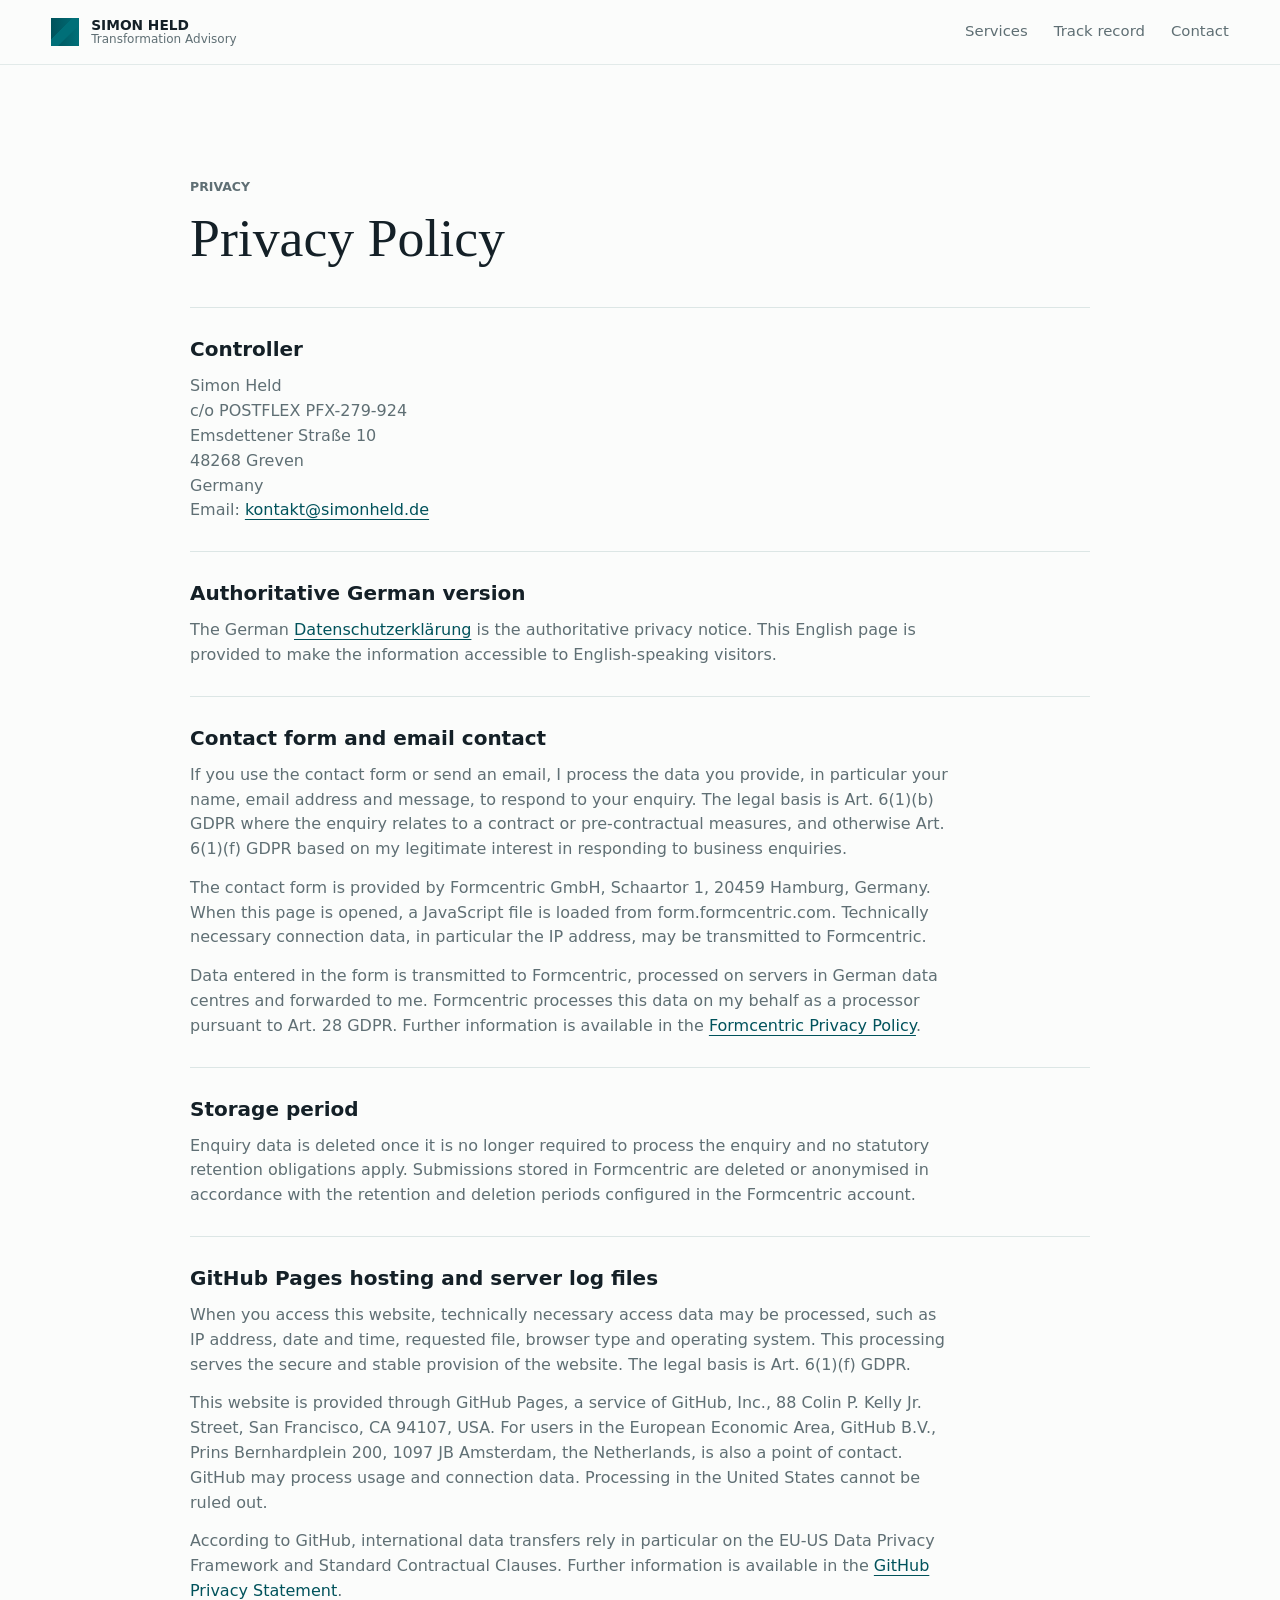
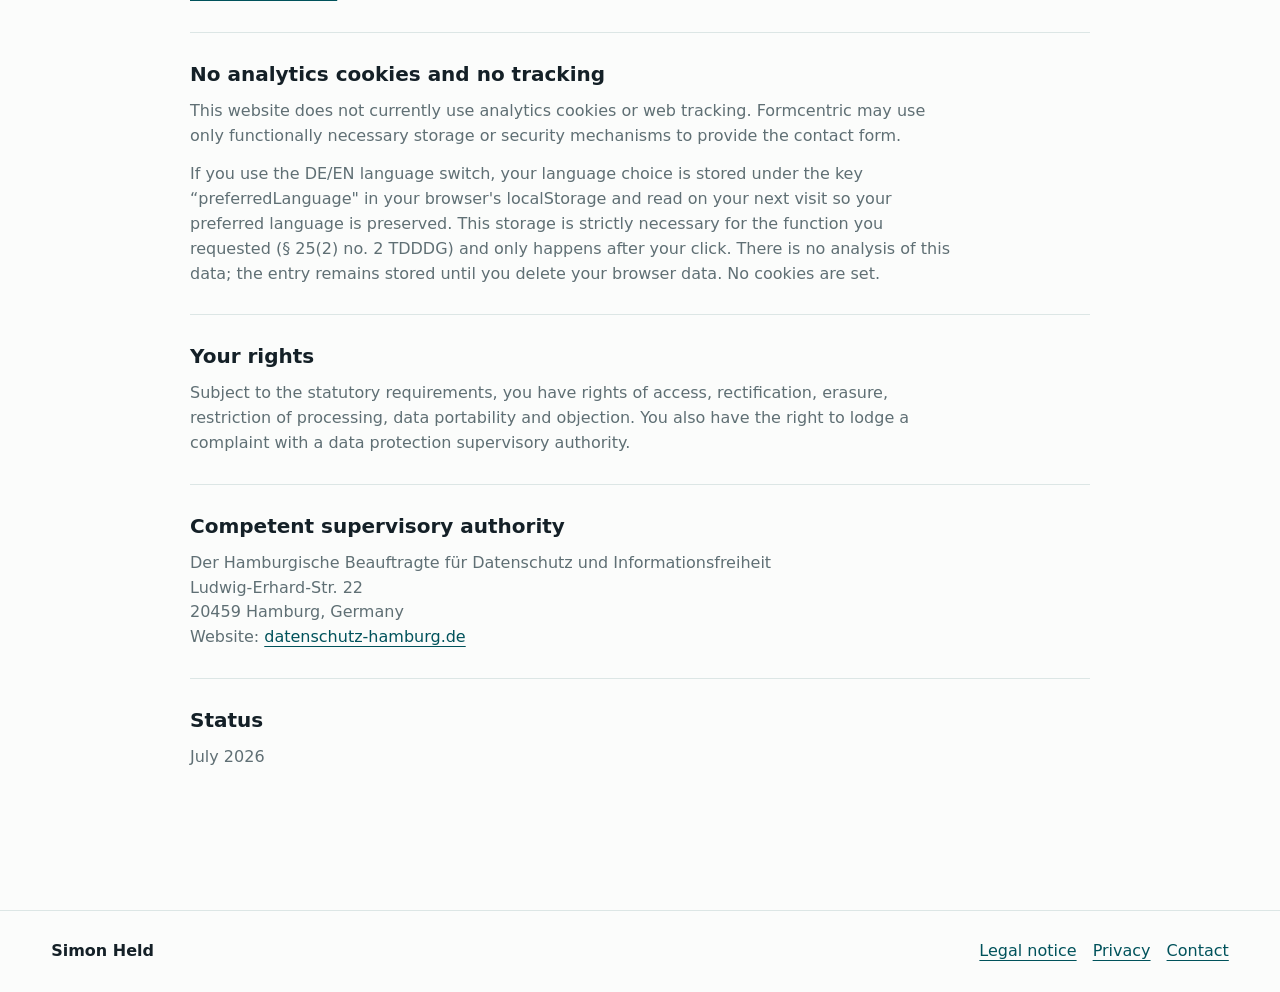
<file: privacy.html>
<!doctype html>
<html lang="en">
  <head>
    <meta charset="utf-8">
    <meta name="viewport" content="width=device-width, initial-scale=1">
    <title>Privacy Policy | Simon Held</title>
    <meta name="description" content="Privacy policy for the website of Simon Held.">
    <link rel="icon" href="assets/favicon.svg" type="image/svg+xml">
    <link rel="stylesheet" href="styles.css">
  </head>
  <body>
    <header class="site-header" aria-label="Main navigation">
      <a class="brand" href="index.html" aria-label="Back to home">
        <span class="brand-mark" aria-hidden="true"></span>
        <span>
          <strong>Simon Held</strong>
          <small>Transformation Advisory</small>
        </span>
      </a>
      <nav class="nav-links" aria-label="Page navigation">
        <a href="index.html#services">Services</a>
        <a href="index.html#track-record">Track record</a>
        <a href="index.html#contact">Contact</a>
      </nav>
    </header>

    <main class="legal-page section-shell">
      <p class="eyebrow">Privacy</p>
      <h1>Privacy Policy</h1>

      <section>
        <h2>Controller</h2>
        <p>
          Simon Held<br>
          c/o POSTFLEX PFX-279-924<br>
          Emsdettener Straße 10<br>
          48268 Greven<br>
          Germany<br>
          Email: <a href="mailto:kontakt@simonheld.de">kontakt@simonheld.de</a>
        </p>
      </section>

      <section>
        <h2>Authoritative German version</h2>
        <p>
          The German <a href="datenschutz.html">Datenschutzerklärung</a> is the authoritative privacy notice. This English page is provided to make the information accessible to English-speaking visitors.
        </p>
      </section>

      <section>
        <h2>Contact form and email contact</h2>
        <p>
          If you use the contact form or send an email, I process the data you provide, in particular your name, email address and message, to respond to your enquiry. The legal basis is Art. 6(1)(b) GDPR where the enquiry relates to a contract or pre-contractual measures, and otherwise Art. 6(1)(f) GDPR based on my legitimate interest in responding to business enquiries.
        </p>
        <p>
          The contact form is provided by Formcentric GmbH, Schaartor 1, 20459 Hamburg, Germany. When this page is opened, a JavaScript file is loaded from <span>form.formcentric.com</span>. Technically necessary connection data, in particular the IP address, may be transmitted to Formcentric.
        </p>
        <p>
          Data entered in the form is transmitted to Formcentric, processed on servers in German data centres and forwarded to me. Formcentric processes this data on my behalf as a processor pursuant to Art. 28 GDPR. Further information is available in the <a href="https://formcentric.com/en/data-protection/" target="_blank" rel="noopener">Formcentric Privacy Policy</a>.
        </p>
      </section>

      <section>
        <h2>Storage period</h2>
        <p>
          Enquiry data is deleted once it is no longer required to process the enquiry and no statutory retention obligations apply. Submissions stored in Formcentric are deleted or anonymised in accordance with the retention and deletion periods configured in the Formcentric account.
        </p>
      </section>

      <section>
        <h2>GitHub Pages hosting and server log files</h2>
        <p>
          When you access this website, technically necessary access data may be processed, such as IP address, date and time, requested file, browser type and operating system. This processing serves the secure and stable provision of the website. The legal basis is Art. 6(1)(f) GDPR.
        </p>
        <p>
          This website is provided through GitHub Pages, a service of GitHub, Inc., 88 Colin P. Kelly Jr. Street, San Francisco, CA 94107, USA. For users in the European Economic Area, GitHub B.V., Prins Bernhardplein 200, 1097 JB Amsterdam, the Netherlands, is also a point of contact. GitHub may process usage and connection data. Processing in the United States cannot be ruled out.
        </p>
        <p>
          According to GitHub, international data transfers rely in particular on the EU-US Data Privacy Framework and Standard Contractual Clauses. Further information is available in the <a href="https://docs.github.com/en/site-policy/privacy-policies/github-general-privacy-statement" target="_blank" rel="noopener">GitHub Privacy Statement</a>.
        </p>
      </section>

      <section>
        <h2>No analytics cookies and no tracking</h2>
        <p>
          This website does not currently use analytics cookies or web tracking. Formcentric may use only functionally necessary storage or security mechanisms to provide the contact form.
        </p>
        <p>
          If you use the DE/EN language switch, your language choice is stored under the key “preferredLanguage" in your browser's localStorage and read on your next visit so your preferred language is preserved. This storage is strictly necessary for the function you requested (§ 25(2) no. 2 TDDDG) and only happens after your click. There is no analysis of this data; the entry remains stored until you delete your browser data. No cookies are set.
        </p>
      </section>

      <section>
        <h2>Your rights</h2>
        <p>
          Subject to the statutory requirements, you have rights of access, rectification, erasure, restriction of processing, data portability and objection. You also have the right to lodge a complaint with a data protection supervisory authority.
        </p>
      </section>

      <section>
        <h2>Competent supervisory authority</h2>
        <p>
          Der Hamburgische Beauftragte für Datenschutz und Informationsfreiheit<br>
          Ludwig-Erhard-Str. 22<br>
          20459 Hamburg, Germany<br>
          Website: <a href="https://datenschutz-hamburg.de/" target="_blank" rel="noopener">datenschutz-hamburg.de</a>
        </p>
      </section>

      <section>
        <h2>Status</h2>
        <p>July 2026</p>
      </section>
    </main>

    <footer class="site-footer">
      <span>Simon Held</span>
      <nav class="footer-links" aria-label="Legal links">
        <a href="legal-notice.html">Legal notice</a>
        <a href="privacy.html">Privacy</a>
        <a href="index.html#contact">Contact</a>
      </nav>
    </footer>
  </body>
</html>
</file>
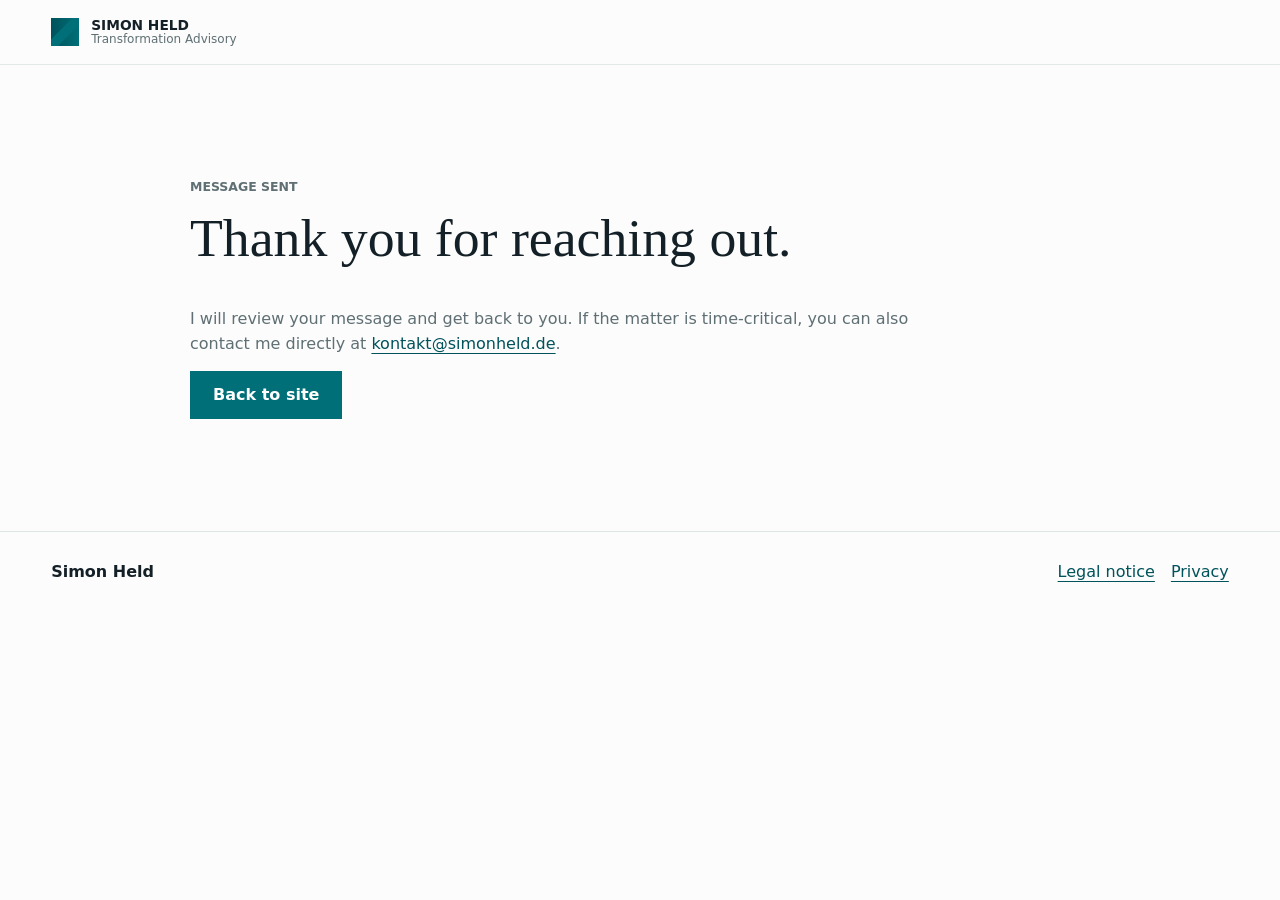
<file: thanks.html>
<!doctype html>
<html lang="en">
  <head>
    <meta charset="utf-8">
    <meta name="viewport" content="width=device-width, initial-scale=1">
    <title>Thank you | Simon Held</title>
    <meta name="description" content="Thank you for contacting Simon Held.">
    <link rel="icon" href="assets/favicon.svg" type="image/svg+xml">
    <link rel="stylesheet" href="styles.css">
  </head>
  <body>
    <header class="site-header" aria-label="Main navigation">
      <a class="brand" href="index.html" aria-label="Simon Held home">
        <span class="brand-mark" aria-hidden="true"></span>
        <span>
          <strong>Simon Held</strong>
          <small>Transformation Advisory</small>
        </span>
      </a>
    </header>

    <main class="legal-page section-shell">
      <p class="eyebrow">Message sent</p>
      <h1>Thank you for reaching out.</h1>
      <p>
        I will review your message and get back to you. If the matter is time-critical, you can also contact me directly at <a href="mailto:kontakt@simonheld.de">kontakt@simonheld.de</a>.
      </p>
      <p><a class="button primary" href="index.html">Back to site</a></p>
    </main>

    <footer class="site-footer">
      <span>Simon Held</span>
      <nav class="footer-links" aria-label="Legal links">
        <a href="legal-notice.html">Legal notice</a>
        <a href="privacy.html">Privacy</a>
      </nav>
    </footer>
  </body>
</html>
</file>
<file: styles.css>
:root {
  --bg: #fbfcfb;
  --surface: #ffffff;
  --ink: #142027;
  --muted: #5f6f74;
  --line: #dce6e5;
  --teal: #006f78;
  --teal-dark: #00525b;
  --teal-soft: #e4f3f2;
  --sand: #f3f0ea;
  --focus: #9a5a1f;
  --max: 1280px;
}
* { box-sizing: border-box; }
html { scroll-behavior: smooth; }
body {
  margin: 0;
  color: var(--ink);
  background: var(--bg);
  font-family: Inter, ui-sans-serif, system-ui, -apple-system, BlinkMacSystemFont, "Segoe UI", sans-serif;
  line-height: 1.55;
  overflow-x: hidden;
}
img { display: block; max-width: 100%; }
a { color: inherit; }
button, input, textarea { font: inherit; }
:focus-visible { outline: 3px solid color-mix(in srgb, var(--focus) 55%, white); outline-offset: 3px; }
.site-header {
  position: sticky;
  top: 0;
  z-index: 10;
  display: flex;
  align-items: center;
  justify-content: space-between;
  gap: 24px;
  padding: 18px clamp(20px, 4vw, 56px);
  background: rgba(251, 252, 251, 0.9);
  border-bottom: 1px solid rgba(220, 230, 229, 0.8);
  backdrop-filter: blur(18px);
}
.brand { display: inline-flex; align-items: center; gap: 12px; min-width: max-content; text-decoration: none; }
.brand-mark {
  width: 28px;
  height: 28px;
  background: linear-gradient(135deg, transparent 0 38%, var(--teal) 39% 62%, transparent 63%), linear-gradient(90deg, var(--teal-dark), var(--teal));
}
.brand strong, .brand small { display: block; line-height: 1.05; }
.brand strong { font-size: 0.86rem; letter-spacing: 0; text-transform: uppercase; }
.brand small { color: var(--muted); font-size: 0.75rem; }
.nav-links { display: flex; align-items: center; gap: 26px; color: var(--muted); font-size: 0.93rem; }
.nav-links a { text-decoration: none; }
.nav-links a:hover { color: var(--teal-dark); }
.language-toggle { display: inline-flex; border: 1px solid var(--line); background: var(--surface); }
.language-toggle button { min-width: 44px; min-height: 36px; border: 0; color: var(--muted); background: transparent; cursor: pointer; }
.language-toggle button.is-active { color: white; background: var(--teal); }
.section-shell { width: min(var(--max), calc(100% - 40px)); margin: 0 auto; }
.hero {
  display: grid;
  grid-template-columns: minmax(460px, 0.95fr) minmax(420px, 1.05fr);
  align-items: center;
  gap: clamp(34px, 5vw, 72px);
  min-height: calc(100vh - 73px);
  padding: clamp(48px, 7vw, 88px) 0 48px;
}
.eyebrow { margin: 0 0 18px; max-width: 100%; color: var(--teal); font-size: 0.78rem; font-weight: 760; letter-spacing: 0; text-transform: uppercase; }
h1, h2, h3 { overflow-wrap: normal; word-break: normal; }
h1, h2 { margin: 0; max-width: min(760px, 100%); font-family: Georgia, "Times New Roman", serif; font-weight: 500; line-height: 1.06; }
h1 { font-size: clamp(2.8rem, 4.2vw, 4.35rem); text-wrap: balance; }
h2 { font-size: clamp(2rem, 3.6vw, 4rem); }
h3 { margin: 0 0 10px; font-size: 1.2rem; line-height: 1.25; }
p, a, span, strong, label, button { overflow-wrap: break-word; }
.hero-lede, .contact-copy p { max-width: 680px; margin: 26px 0 0; color: var(--muted); font-size: 1.08rem; }
.credential-line { max-width: 640px; margin: 18px 0 0; color: var(--teal-dark); font-size: 0.95rem; font-weight: 720; }
.hero-actions { display: flex; flex-wrap: wrap; gap: 14px; margin-top: 34px; }
.button {
  display: inline-flex;
  align-items: center;
  justify-content: center;
  min-height: 48px;
  padding: 0 22px;
  border: 1px solid var(--teal);
  text-decoration: none;
  font-weight: 720;
  cursor: pointer;
}
.button.primary { color: white; background: var(--teal); }
.button.primary:hover { background: var(--teal-dark); }
.button.secondary { color: var(--teal-dark); background: transparent; }
.button.secondary:hover { background: var(--teal-soft); }
.hero-media { position: relative; margin: 0; min-height: 360px; overflow: hidden; background: #2f3234; }
.hero-media img { width: 100%; height: min(66vh, 640px); min-height: 420px; object-fit: cover; object-position: 62% center; }
.credibility {
  display: grid;
  grid-template-columns: repeat(4, 1fr);
  width: min(var(--max), calc(100% - 40px));
  margin: 0 auto;
  border-top: 1px solid var(--line);
  border-bottom: 1px solid var(--line);
}
.metric { min-height: 130px; padding: 28px 26px; border-right: 1px solid var(--line); }
.metric:last-child { border-right: 0; }
.metric strong { display: block; margin-bottom: 10px; color: var(--teal-dark); font-family: Georgia, "Times New Roman", serif; font-size: 1.85rem; font-weight: 500; }
.metric span { color: var(--muted); font-size: 0.94rem; }
.split, .track-record {
  display: grid;
  grid-template-columns: minmax(260px, 0.72fr) minmax(0, 1.28fr);
  gap: clamp(34px, 6vw, 84px);
  padding: clamp(76px, 10vw, 128px) 0;
}
.service-list { border-top: 1px solid var(--line); }
.service-item { display: grid; grid-template-columns: 70px 1fr; gap: 24px; padding: 28px 0; border-bottom: 1px solid var(--line); }
.service-index { color: var(--teal); font-weight: 760; }
.service-item p, .expertise-grid p, .engagement-grid p { margin: 0; color: var(--muted); }
.track-record { border-top: 1px solid var(--line); }
.engagement-grid { display: grid; grid-template-columns: repeat(2, 1fr); gap: 1px; background: var(--line); border: 1px solid var(--line); }
.engagement-grid article { min-height: 300px; padding: 28px; background: var(--surface); }
.engagement-grid strong { display: block; margin-bottom: 14px; color: var(--teal-dark); font-size: 1.12rem; line-height: 1.28; }
.engagement-kicker { display: block; margin-bottom: 12px; color: var(--teal); font-size: 0.74rem; font-weight: 760; text-transform: uppercase; }
.expertise-band {
  display: grid;
  grid-template-columns: 0.8fr 1.2fr;
  gap: clamp(34px, 5vw, 72px);
  padding: clamp(56px, 8vw, 88px);
  background: var(--teal-soft);
}
.expertise-grid { display: grid; gap: 28px; }
.expertise-grid div { padding-bottom: 24px; border-bottom: 1px solid rgba(0, 82, 91, 0.2); }
.expertise-grid div:last-child { padding-bottom: 0; border-bottom: 0; }
.expertise-grid strong { display: block; margin-bottom: 8px; color: var(--teal-dark); }
.contact-section {
  display: grid;
  grid-template-columns: 0.72fr 1.28fr;
  gap: clamp(34px, 6vw, 84px);
  padding: clamp(76px, 10vw, 128px) 0;
}
.contact-form { display: grid; gap: 18px; }
.formcentric-shell > [data-fc-id] {
  width: 100%;
  min-height: 420px;
}
.contact-fallback {
  margin: 0;
  color: var(--muted);
  font-size: 0.94rem;
}
.contact-fallback a,
.legal-page a,
.footer-links a {
  color: var(--teal-dark);
  text-decoration-thickness: 1px;
  text-underline-offset: 4px;
}
.form-row { display: grid; grid-template-columns: repeat(2, 1fr); gap: 18px; }
label { display: grid; gap: 8px; color: var(--ink); font-weight: 700; }
input, textarea { width: 100%; border: 1px solid #b9c7c8; border-radius: 0; padding: 13px 14px; color: var(--ink); background: white; }
textarea { resize: vertical; }
input[name="_honey"] { display: none; }
.contact-form .button { width: fit-content; }
.site-footer { display: flex; justify-content: space-between; gap: 24px; padding: 28px clamp(20px, 4vw, 56px); color: var(--muted); border-top: 1px solid var(--line); }
.site-footer span:first-child { color: var(--ink); font-weight: 760; }
.footer-links {
  display: flex;
  flex-wrap: wrap;
  gap: 16px;
}
.legal-page {
  max-width: 900px;
  padding: clamp(64px, 9vw, 112px) 0;
}
.legal-page h1 {
  max-width: 760px;
  margin-bottom: 40px;
}
.legal-page h2 {
  margin: 0 0 12px;
  font-family: Inter, ui-sans-serif, system-ui, -apple-system, BlinkMacSystemFont, "Segoe UI", sans-serif;
  font-size: 1.25rem;
  font-weight: 760;
  line-height: 1.3;
}
.legal-page section {
  padding: 28px 0;
  border-top: 1px solid var(--line);
}
.legal-page p {
  max-width: 760px;
  margin: 0 0 14px;
  color: var(--muted);
}
.legal-page p:last-child {
  margin-bottom: 0;
}
@media (max-width: 900px) {
  .site-header { flex-wrap: wrap; }
  .nav-links { order: 3; width: 100%; justify-content: space-between; gap: 12px; }
  .hero, .split, .track-record, .expertise-band, .contact-section { grid-template-columns: 1fr; }
  .hero { min-height: auto; }
  .hero-media { order: -1; }
  .hero-media img { height: 48vh; min-height: 300px; object-position: 62% 44%; }
  .credibility { grid-template-columns: repeat(2, 1fr); }
  .engagement-grid { grid-template-columns: repeat(2, 1fr); }
  .engagement-grid article { min-height: auto; }
  .metric:nth-child(2) { border-right: 0; }
  .metric:nth-child(-n + 2) { border-bottom: 1px solid var(--line); }
  .expertise-band { width: 100%; padding-right: 20px; padding-left: 20px; }
}
@media (max-width: 620px) {
  .site-header { align-items: flex-start; }
  .brand { max-width: calc(100% - 100px); }
  .section-shell, .credibility { width: min(calc(100% - 32px), var(--max)); }
  .nav-links { display: grid; grid-template-columns: repeat(4, auto); justify-content: start; column-gap: 18px; row-gap: 8px; font-size: 0.88rem; }
  .hero { padding-top: 32px; }
  h1 { max-width: 12ch; font-size: clamp(1.9rem, 7.4vw, 2.25rem); line-height: 1.08; }
  h2 { font-size: clamp(1.8rem, 8.8vw, 2.45rem); }
  .eyebrow { font-size: 0.72rem; line-height: 1.45; }
  .hero-lede, .credential-line { max-width: 34ch; }
  .credibility, .form-row { grid-template-columns: 1fr; }
  .metric, .metric:nth-child(2) { border-right: 0; border-bottom: 1px solid var(--line); }
  .metric:last-child { border-bottom: 0; }
  .service-item { grid-template-columns: 1fr; gap: 8px; }
  .site-footer { flex-direction: column; }
  .footer-links { gap: 12px; }
  .engagement-grid { grid-template-columns: 1fr; }
}
</file>
